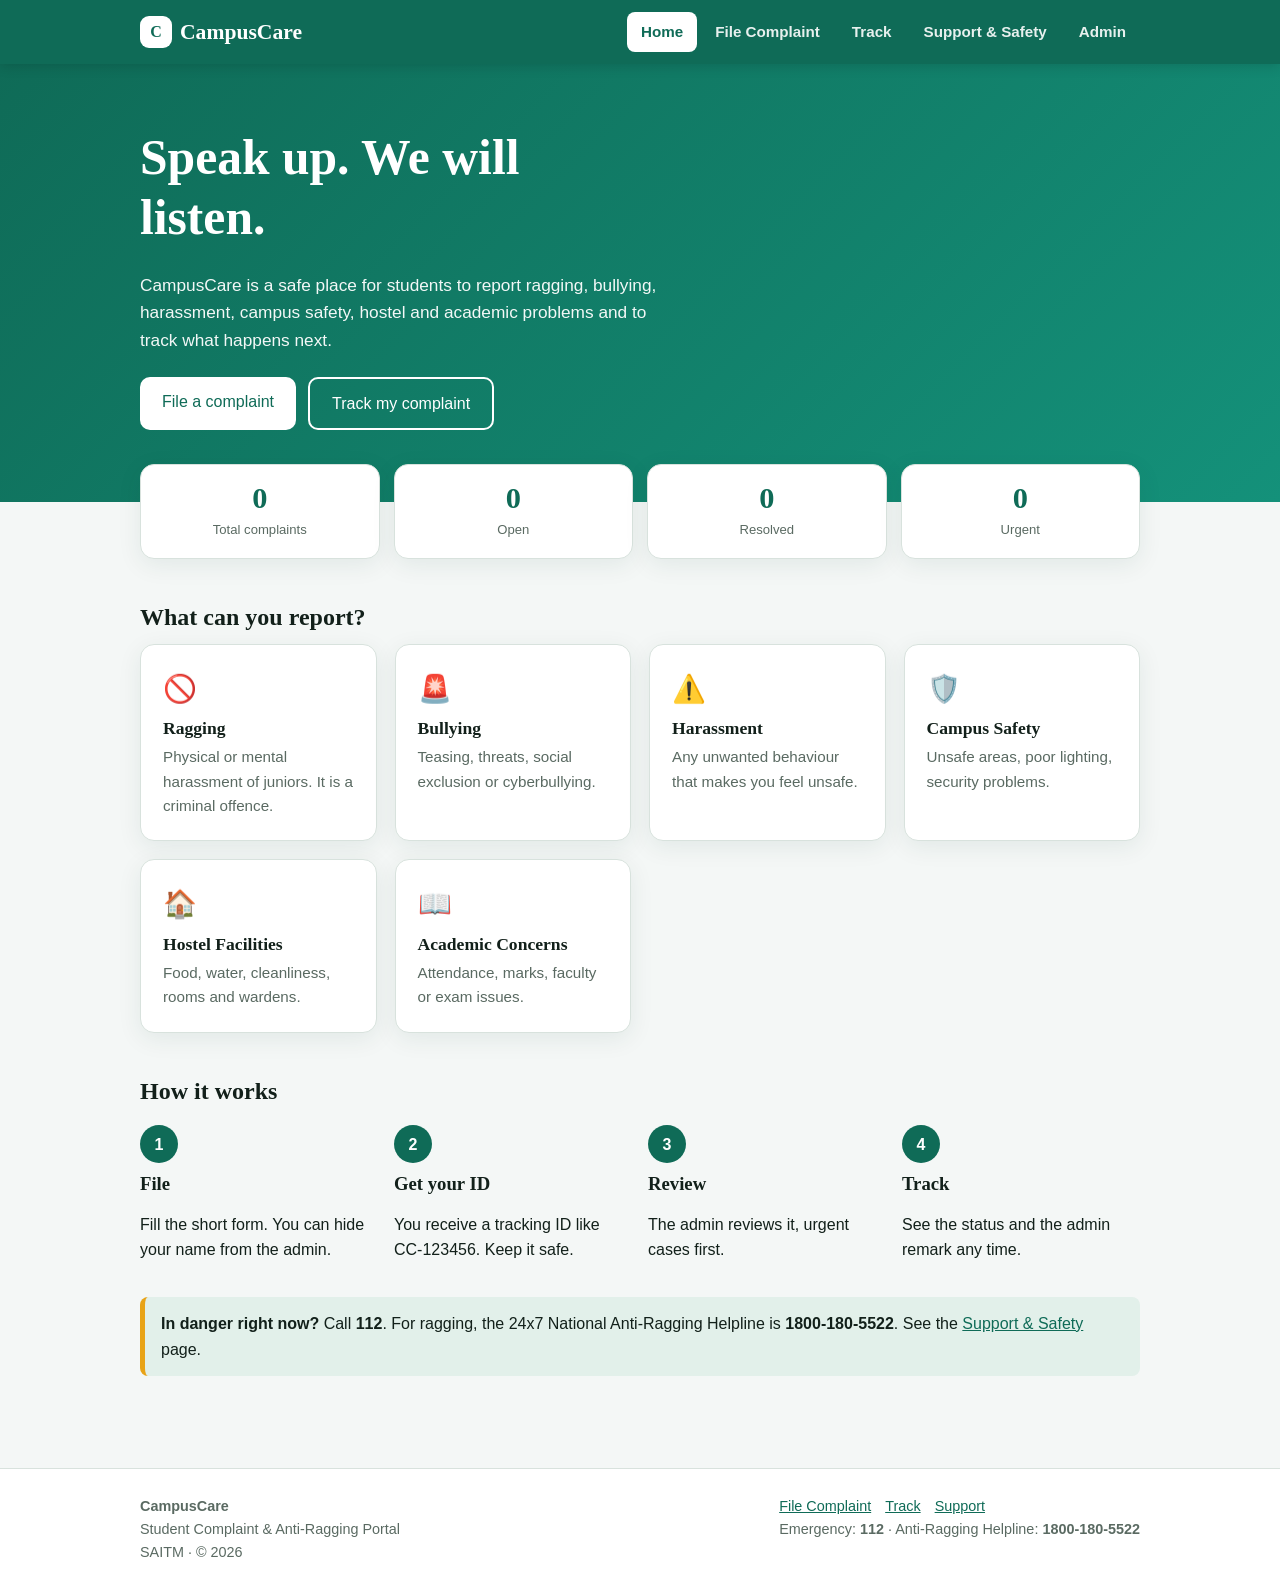
<file: index.html>
<!DOCTYPE html>
<html lang="en">
<head>
<meta charset="utf-8">
<meta name="viewport" content="width=device-width, initial-scale=1">
<meta name="description" content="CampusCare student complaint and anti-ragging portal">
<title>Home | CampusCare</title>
<link rel="stylesheet" href="style.css">
</head>
<body>
<header class="site">
  <div class="wrap bar">
    <a class="logo" href="index.html"><i>C</i> CampusCare</a>
    <button class="burger" id="burger" aria-label="Menu" aria-expanded="false" aria-controls="menu">&#9776;</button>
    <nav class="menu" id="menu" aria-label="Main"><a href="index.html" class="active" aria-current="page">Home</a><a href="complaint.html">File Complaint</a><a href="track.html">Track</a><a href="support.html">Support & Safety</a><a href="admin.html">Admin</a></nav>
  </div>
</header>
<main>

<section class="hero">
  <div class="wrap">
    <h1>Speak up. We will listen.</h1>
    <p>CampusCare is a safe place for students to report ragging, bullying, harassment, campus safety, hostel and academic problems and to track what happens next.</p>
    <div class="btns"><a class="btn" href="complaint.html">File a complaint</a><a class="btn alt" href="track.html">Track my complaint</a></div>
  </div>
</section>
<div class="wrap">
  <div class="stats" aria-label="Live statistics">
    <div class="stat"><b id="st-total">0</b><span>Total complaints</span></div>
    <div class="stat"><b id="st-open">0</b><span>Open</span></div>
    <div class="stat"><b id="st-done">0</b><span>Resolved</span></div>
    <div class="stat"><b id="st-urgent">0</b><span>Urgent</span></div>
  </div>
</div>
<section class="section"><div class="wrap">
  <h2>What can you report?</h2>
  <div class="grid"><article class="card"><span class="ico" aria-hidden="true">&#128683;</span><h3>Ragging</h3><p>Physical or mental harassment of juniors. It is a criminal offence.</p></article><article class="card"><span class="ico" aria-hidden="true">&#128680;</span><h3>Bullying</h3><p>Teasing, threats, social exclusion or cyberbullying.</p></article><article class="card"><span class="ico" aria-hidden="true">&#9888;&#65039;</span><h3>Harassment</h3><p>Any unwanted behaviour that makes you feel unsafe.</p></article><article class="card"><span class="ico" aria-hidden="true">&#128737;&#65039;</span><h3>Campus Safety</h3><p>Unsafe areas, poor lighting, security problems.</p></article><article class="card"><span class="ico" aria-hidden="true">&#127968;</span><h3>Hostel Facilities</h3><p>Food, water, cleanliness, rooms and wardens.</p></article><article class="card"><span class="ico" aria-hidden="true">&#128214;</span><h3>Academic Concerns</h3><p>Attendance, marks, faculty or exam issues.</p></article></div>
</div></section>
<section class="section" style="padding-top:0"><div class="wrap">
  <h2>How it works</h2>
  <div class="steps">
    <div class="step"><h3>File</h3><p>Fill the short form. You can hide your name from the admin.</p></div>
    <div class="step"><h3>Get your ID</h3><p>You receive a tracking ID like CC-123456. Keep it safe.</p></div>
    <div class="step"><h3>Review</h3><p>The admin reviews it, urgent cases first.</p></div>
    <div class="step"><h3>Track</h3><p>See the status and the admin remark any time.</p></div>
  </div>
  <div class="alert"><strong>In danger right now?</strong> Call <strong>112</strong>. For ragging, the 24x7 National Anti-Ragging Helpline is <strong>1800-180-5522</strong>. See the <a href="support.html">Support &amp; Safety</a> page.</div>
</div></section>

</main>
<footer class="site">
  <div class="wrap cols">
    <div><strong>CampusCare</strong><br>Student Complaint &amp; Anti-Ragging Portal<br>SAITM &middot; &copy; <span id="year">2026</span></div>
    <div><a href="complaint.html">File Complaint</a><a href="track.html">Track</a><a href="support.html">Support</a><br>
    Emergency: <strong>112</strong> &middot; Anti-Ragging Helpline: <strong>1800-180-5522</strong></div>
  </div>
</footer>
<div class="toast" id="toast" role="status"></div>
<script src="script.js"></script>
</body>
</html>
</file>
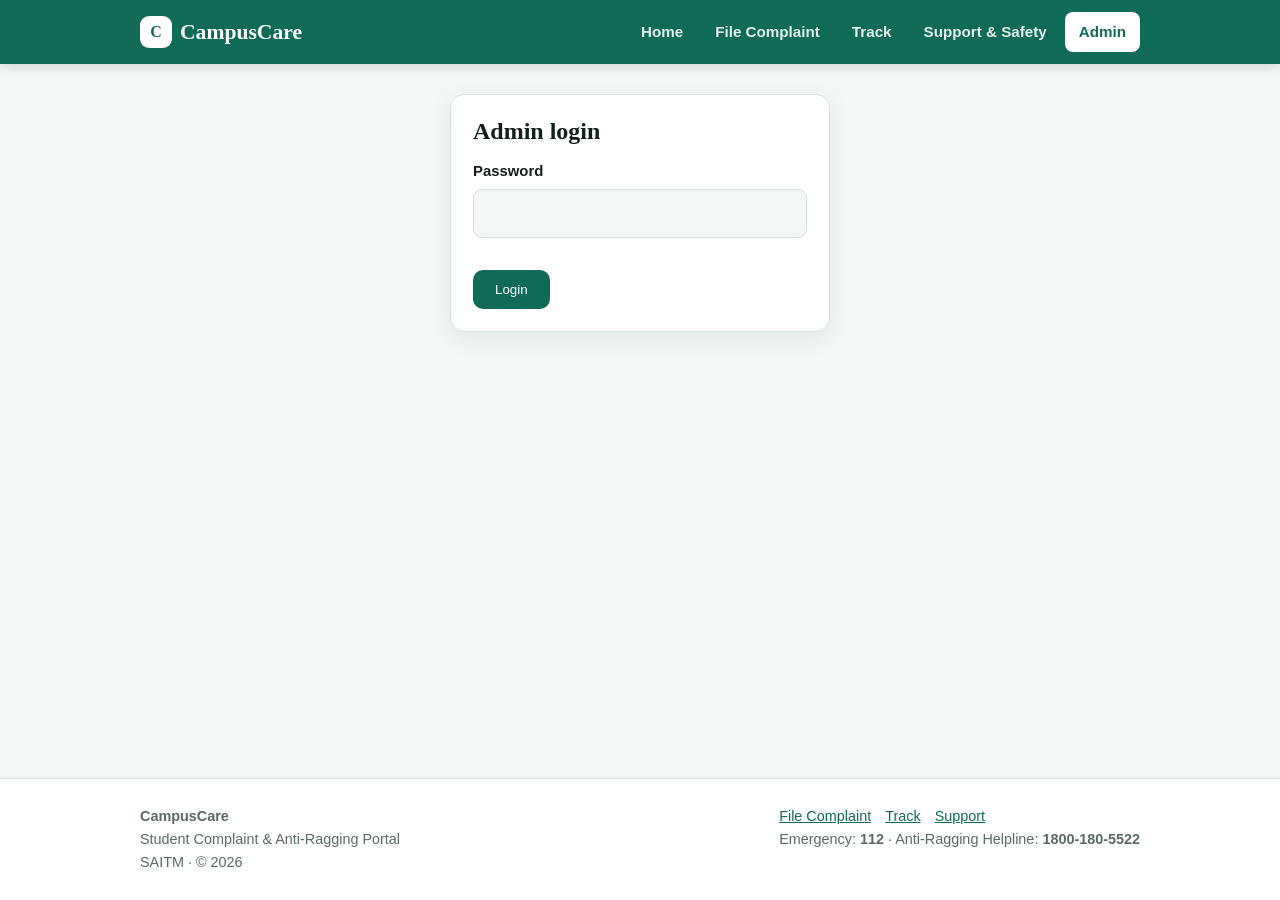
<file: admin.html>
<!DOCTYPE html>
<html lang="en">
<head>
<meta charset="utf-8">
<meta name="viewport" content="width=device-width, initial-scale=1">
<meta name="description" content="Admin dashboard for managing complaints">
<title>Admin Dashboard | CampusCare</title>
<link rel="stylesheet" href="style.css">
</head>
<body>
<header class="site">
  <div class="wrap bar">
    <a class="logo" href="index.html"><i>C</i> CampusCare</a>
    <button class="burger" id="burger" aria-label="Menu" aria-expanded="false" aria-controls="menu">&#9776;</button>
    <nav class="menu" id="menu" aria-label="Main"><a href="index.html">Home</a><a href="complaint.html">File Complaint</a><a href="track.html">Track</a><a href="support.html">Support & Safety</a><a href="admin.html" class="active" aria-current="page">Admin</a></nav>
  </div>
</header>
<main>

<div class="wrap">
  <section id="alogin" class="card login">
    <h1 style="font-size:1.5rem">Admin login</h1>
    <form id="lform"><label for="pw">Password</label><input id="pw" type="password" autocomplete="current-password"><div class="err" id="e-pw"></div>
    <button class="btn" type="submit" style="margin-top:14px">Login</button></form>
  </section>
  <section id="dash" hidden>
    <div class="page-title" style="display:flex;justify-content:space-between;align-items:center;gap:10px;flex-wrap:wrap"><h1>Admin dashboard</h1><button class="btn sm" id="logout">Logout</button></div>
    <div class="stats" id="stats" style="margin-top:12px"></div>
    <div class="filters">
      <input id="f-q" placeholder="Search..." aria-label="Search">
      <select id="f-stage" aria-label="Stage"><option value="">All stages</option><option>Submitted</option><option>Under Review</option><option>Action Taken</option><option>Resolved</option></select>
      <select id="f-cat" aria-label="Category"><option value="">All categories</option><option>Ragging</option><option>Bullying</option><option>Harassment</option><option>Campus Safety</option><option>Hostel Facilities</option><option>Academic Concerns</option><option>Other</option></select>
      <select id="f-course" aria-label="Course"><option value="">All courses</option></select>
      <select id="f-sem" aria-label="Semester"><option value="">All sem</option><option>1</option><option>2</option><option>3</option><option>4</option></select>
    </div>
    <div class="card table-wrap"><table><thead><tr><th>ID</th><th>Complaint</th><th>Student</th><th>Action</th></tr></thead><tbody id="rows"></tbody></table></div>
    <button class="btn" id="csv" style="margin-top:16px">Download CSV</button>
  </section>
</div>

</main>
<footer class="site">
  <div class="wrap cols">
    <div><strong>CampusCare</strong><br>Student Complaint &amp; Anti-Ragging Portal<br>SAITM &middot; &copy; <span id="year">2026</span></div>
    <div><a href="complaint.html">File Complaint</a><a href="track.html">Track</a><a href="support.html">Support</a><br>
    Emergency: <strong>112</strong> &middot; Anti-Ragging Helpline: <strong>1800-180-5522</strong></div>
  </div>
</footer>
<div class="toast" id="toast" role="status"></div>
<script src="script.js"></script>
</body>
</html>
</file>
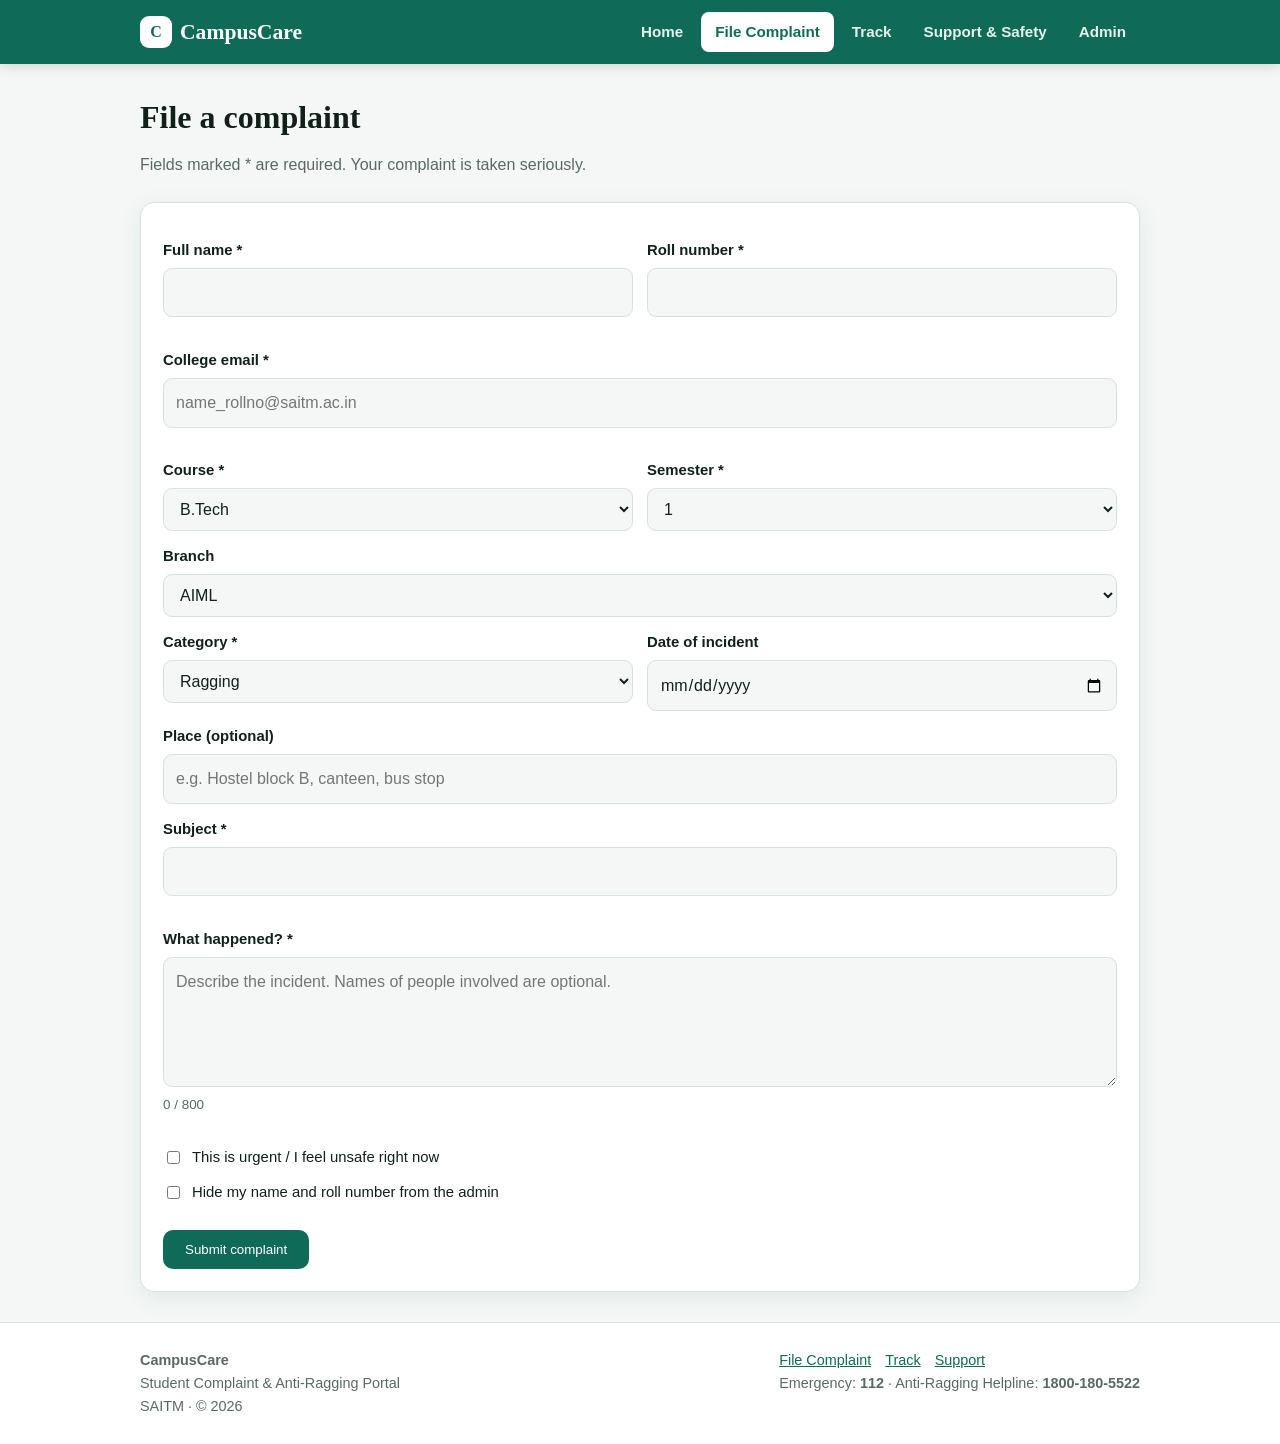
<file: complaint.html>
<!DOCTYPE html>
<html lang="en">
<head>
<meta charset="utf-8">
<meta name="viewport" content="width=device-width, initial-scale=1">
<meta name="description" content="File a student complaint">
<title>File Complaint | CampusCare</title>
<link rel="stylesheet" href="style.css">
</head>
<body>
<header class="site">
  <div class="wrap bar">
    <a class="logo" href="index.html"><i>C</i> CampusCare</a>
    <button class="burger" id="burger" aria-label="Menu" aria-expanded="false" aria-controls="menu">&#9776;</button>
    <nav class="menu" id="menu" aria-label="Main"><a href="index.html">Home</a><a href="complaint.html" class="active" aria-current="page">File Complaint</a><a href="track.html">Track</a><a href="support.html">Support & Safety</a><a href="admin.html">Admin</a></nav>
  </div>
</header>
<main>

<div class="wrap">
  <div class="page-title"><h1>File a complaint</h1><p>Fields marked * are required. Your complaint is taken seriously.</p></div>
  <section class="card" style="margin-top:16px">
    <form id="cform" novalidate>
      <div class="row">
        <div><label for="name">Full name *</label><input id="name" autocomplete="name"><div class="err" id="e-name"></div></div>
        <div><label for="roll">Roll number *</label><input id="roll" inputmode="numeric"><div class="err" id="e-roll"></div></div>
      </div>
      <label for="email">College email *</label>
      <input id="email" type="email" placeholder="name_rollno@saitm.ac.in"><div class="err" id="e-email"></div>
      <div class="row">
        <div><label for="course">Course *</label><select id="course"></select></div>
        <div><label for="sem">Semester *</label><select id="sem"><option>1</option><option>2</option><option>3</option><option>4</option></select></div>
      </div>
      <div id="branch-wrap"><label for="branch">Branch</label><select id="branch"><option>AIML</option><option>DS</option><option>CSE</option><option>CST</option><option>EC</option></select></div>
      <div class="row">
        <div><label for="cat">Category *</label><select id="cat"><option>Ragging</option><option>Bullying</option><option>Harassment</option><option>Campus Safety</option><option>Hostel Facilities</option><option>Academic Concerns</option><option>Other</option></select></div>
        <div><label for="date">Date of incident</label><input id="date" type="date"></div>
      </div>
      <label for="place">Place (optional)</label>
      <input id="place" placeholder="e.g. Hostel block B, canteen, bus stop">
      <label for="title">Subject *</label>
      <input id="title" maxlength="90"><div class="err" id="e-title"></div>
      <label for="msg">What happened? *</label>
      <textarea id="msg" maxlength="800" placeholder="Describe the incident. Names of people involved are optional."></textarea>
      <div class="meta" id="count">0 / 800</div><div class="err" id="e-msg"></div>
      <label class="check"><input type="checkbox" id="urgent"> This is urgent / I feel unsafe right now</label>
      <label class="check"><input type="checkbox" id="anon"> Hide my name and roll number from the admin</label>
      <button class="btn" type="submit" style="margin-top:20px">Submit complaint</button>
    </form>
    <div class="success" id="ok" role="status">
      <h2>Complaint submitted</h2>
      <p>Your tracking ID is</p>
      <div class="idbox" id="newid"></div>
      <p>Save this ID. You need it to track your complaint.</p>
      <div class="btns" style="justify-content:center"><a class="btn" href="track.html">Track complaint</a><a class="btn sm" href="complaint.html">File another</a></div>
    </div>
  </section>
</div>

</main>
<footer class="site">
  <div class="wrap cols">
    <div><strong>CampusCare</strong><br>Student Complaint &amp; Anti-Ragging Portal<br>SAITM &middot; &copy; <span id="year">2026</span></div>
    <div><a href="complaint.html">File Complaint</a><a href="track.html">Track</a><a href="support.html">Support</a><br>
    Emergency: <strong>112</strong> &middot; Anti-Ragging Helpline: <strong>1800-180-5522</strong></div>
  </div>
</footer>
<div class="toast" id="toast" role="status"></div>
<script src="script.js"></script>
</body>
</html>
</file>
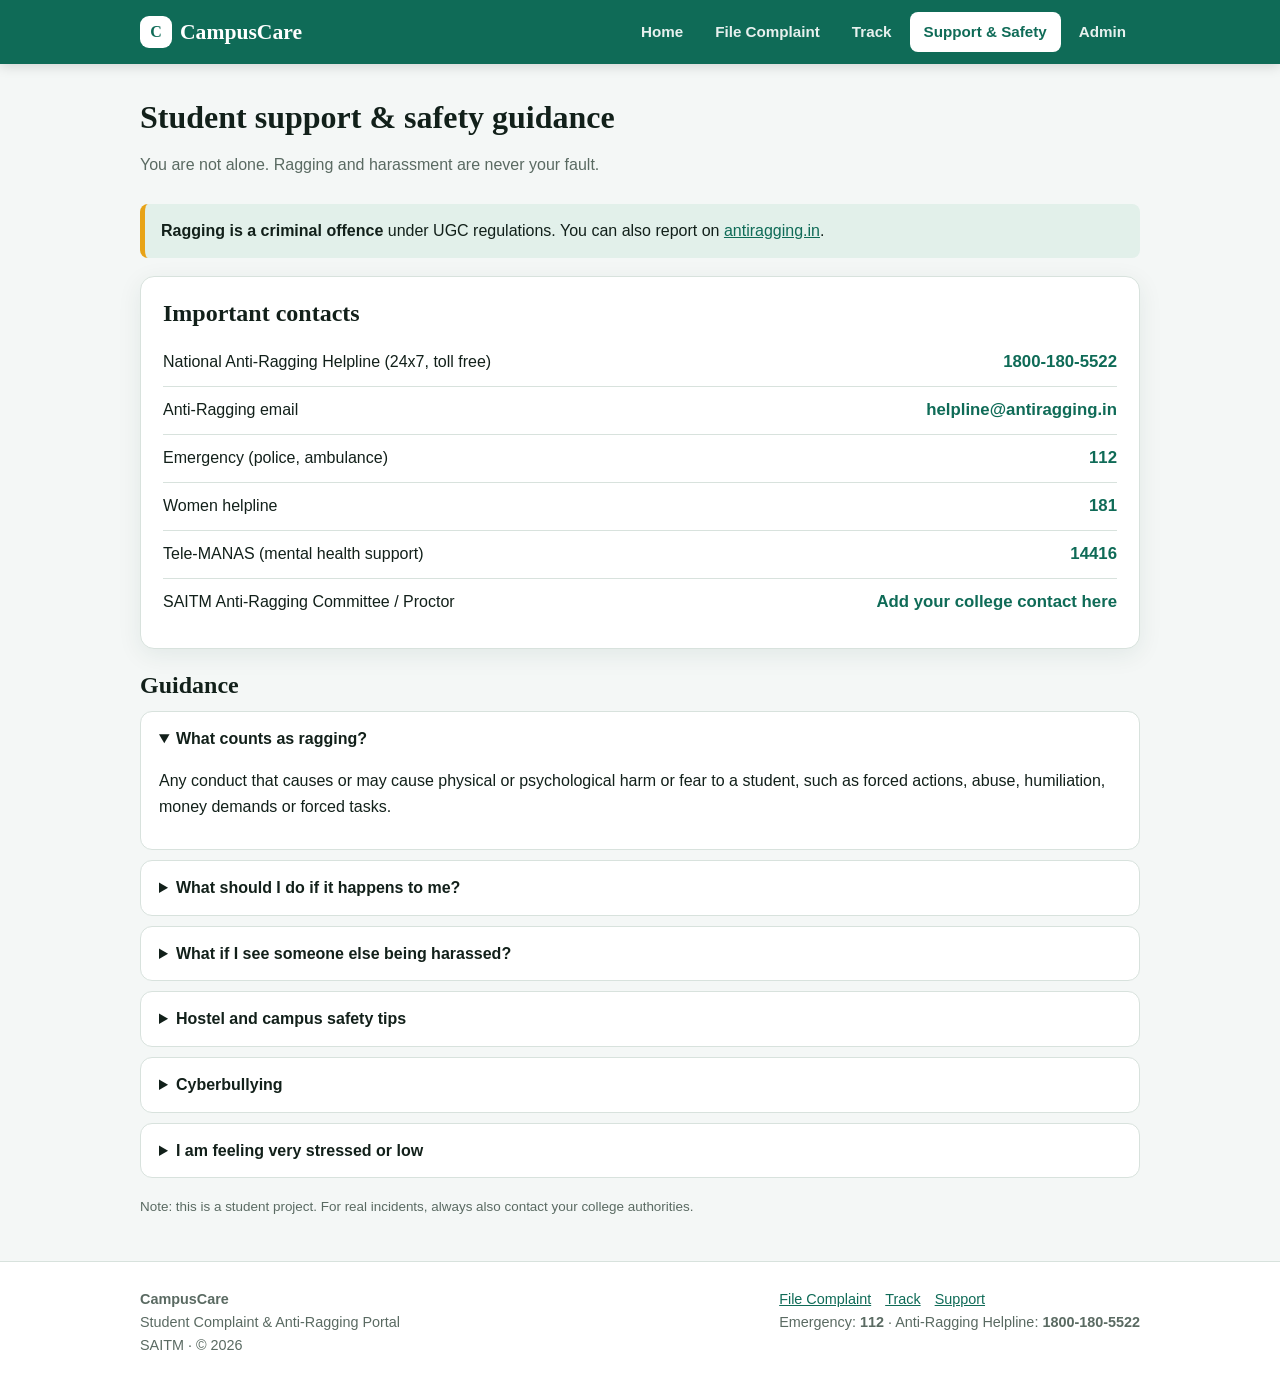
<file: support.html>
<!DOCTYPE html>
<html lang="en">
<head>
<meta charset="utf-8">
<meta name="viewport" content="width=device-width, initial-scale=1">
<meta name="description" content="Anti-ragging help, helplines and safety guidance for students">
<title>Support & Safety | CampusCare</title>
<link rel="stylesheet" href="style.css">
</head>
<body>
<header class="site">
  <div class="wrap bar">
    <a class="logo" href="index.html"><i>C</i> CampusCare</a>
    <button class="burger" id="burger" aria-label="Menu" aria-expanded="false" aria-controls="menu">&#9776;</button>
    <nav class="menu" id="menu" aria-label="Main"><a href="index.html">Home</a><a href="complaint.html">File Complaint</a><a href="track.html">Track</a><a href="support.html" class="active" aria-current="page">Support & Safety</a><a href="admin.html">Admin</a></nav>
  </div>
</header>
<main>

<div class="wrap">
  <div class="page-title"><h1>Student support &amp; safety guidance</h1><p>You are not alone. Ragging and harassment are never your fault.</p></div>
  <div class="alert"><strong>Ragging is a criminal offence</strong> under UGC regulations. You can also report on <a href="https://www.antiragging.in" target="_blank" rel="noopener">antiragging.in</a>.</div>
  <section class="card" style="margin-bottom:22px"><h2>Important contacts</h2><div class="contact"><span>National Anti-Ragging Helpline (24x7, toll free)</span><strong>1800-180-5522</strong></div><div class="contact"><span>Anti-Ragging email</span><strong>helpline@antiragging.in</strong></div><div class="contact"><span>Emergency (police, ambulance)</span><strong>112</strong></div><div class="contact"><span>Women helpline</span><strong>181</strong></div><div class="contact"><span>Tele-MANAS (mental health support)</span><strong>14416</strong></div>
    <div class="contact"><span>SAITM Anti-Ragging Committee / Proctor</span><strong>Add your college contact here</strong></div></section>
  <h2>Guidance</h2>
  <details open><summary>What counts as ragging?</summary><p>Any conduct that causes or may cause physical or psychological harm or fear to a student, such as forced actions, abuse, humiliation, money demands or forced tasks.</p></details>
  <details><summary>What should I do if it happens to me?</summary><p>Move to a safe place, tell a trusted friend, warden or faculty, write down what happened (who, when, where), and file a complaint here. If you are in danger, call 112.</p></details>
  <details><summary>What if I see someone else being harassed?</summary><p>Do not confront the group alone. Help the person move away safely and report it. You can hide your name while reporting.</p></details>
  <details><summary>Hostel and campus safety tips</summary><p>Avoid isolated places at night, share your location with a friend, keep important numbers saved, and report poor lighting or broken locks quickly.</p></details>
  <details><summary>Cyberbullying</summary><p>Do not reply. Take screenshots, block the account, and report it with the date and platform name.</p></details>
  <details><summary>I am feeling very stressed or low</summary><p>Talk to someone you trust. Free mental health support is available through Tele-MANAS on 14416.</p></details>
  <p class="meta" style="margin-top:18px">Note: this is a student project. For real incidents, always also contact your college authorities.</p>
</div>

</main>
<footer class="site">
  <div class="wrap cols">
    <div><strong>CampusCare</strong><br>Student Complaint &amp; Anti-Ragging Portal<br>SAITM &middot; &copy; <span id="year">2026</span></div>
    <div><a href="complaint.html">File Complaint</a><a href="track.html">Track</a><a href="support.html">Support</a><br>
    Emergency: <strong>112</strong> &middot; Anti-Ragging Helpline: <strong>1800-180-5522</strong></div>
  </div>
</footer>
<div class="toast" id="toast" role="status"></div>
<script src="script.js"></script>
</body>
</html>
</file>
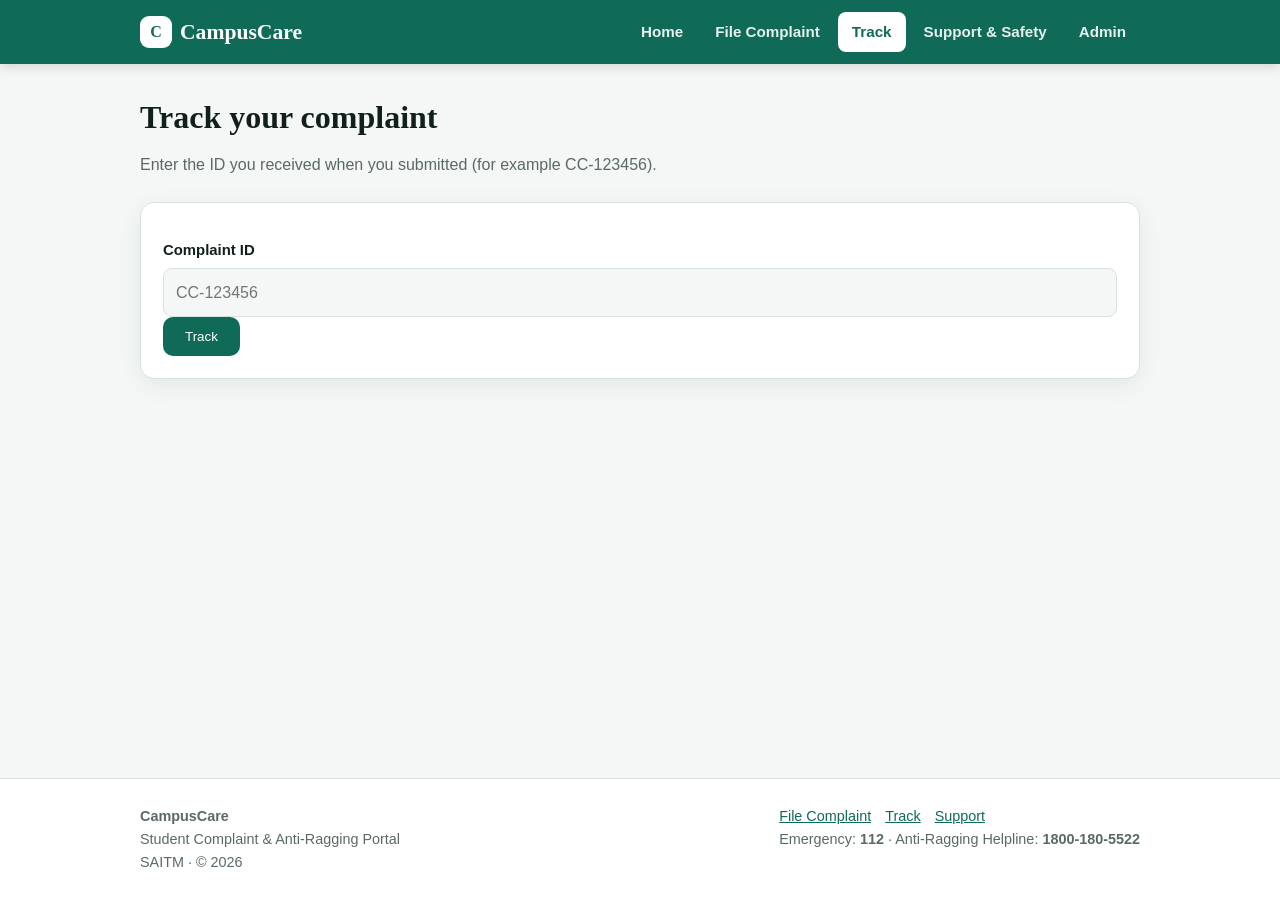
<file: track.html>
<!DOCTYPE html>
<html lang="en">
<head>
<meta charset="utf-8">
<meta name="viewport" content="width=device-width, initial-scale=1">
<meta name="description" content="Track the status of your complaint">
<title>Track Complaint | CampusCare</title>
<link rel="stylesheet" href="style.css">
</head>
<body>
<header class="site">
  <div class="wrap bar">
    <a class="logo" href="index.html"><i>C</i> CampusCare</a>
    <button class="burger" id="burger" aria-label="Menu" aria-expanded="false" aria-controls="menu">&#9776;</button>
    <nav class="menu" id="menu" aria-label="Main"><a href="index.html">Home</a><a href="complaint.html">File Complaint</a><a href="track.html" class="active" aria-current="page">Track</a><a href="support.html">Support & Safety</a><a href="admin.html">Admin</a></nav>
  </div>
</header>
<main>

<div class="wrap">
  <div class="page-title"><h1>Track your complaint</h1><p>Enter the ID you received when you submitted (for example CC-123456).</p></div>
  <section class="card" style="margin:16px 0">
    <form id="tform" class="row" style="align-items:end;grid-template-columns:1fr auto">
      <div><label for="tid">Complaint ID</label><input id="tid" placeholder="CC-123456" autocomplete="off"></div>
      <button class="btn" type="submit">Track</button>
    </form>
  </section>
  <div id="result"></div>
</div>

</main>
<footer class="site">
  <div class="wrap cols">
    <div><strong>CampusCare</strong><br>Student Complaint &amp; Anti-Ragging Portal<br>SAITM &middot; &copy; <span id="year">2026</span></div>
    <div><a href="complaint.html">File Complaint</a><a href="track.html">Track</a><a href="support.html">Support</a><br>
    Emergency: <strong>112</strong> &middot; Anti-Ragging Helpline: <strong>1800-180-5522</strong></div>
  </div>
</footer>
<div class="toast" id="toast" role="status"></div>
<script src="script.js"></script>
</body>
</html>
</file>
<file: style.css>
:root{--bg:#f4f7f6;--surface:#fff;--ink:#12201a;--muted:#5a6a62;--line:#d8e2dd;--brand:#0f6b57;--brand2:#14917a;--brand-ink:#fff;--accent:#e8a317;--warn:#b3261e;--chip:#e2f0ea;--shadow:0 6px 24px rgba(15,60,48,.08);--r:14px}
@media (prefers-color-scheme:dark){:root{--bg:#0d1511;--surface:#16211c;--ink:#e8f1ec;--muted:#9aaca2;--line:#293832;--brand:#4fc3a1;--brand2:#2a9d82;--brand-ink:#082017;--accent:#f0b84a;--warn:#ff8a80;--chip:#1f2f28;--shadow:0 6px 24px rgba(0,0,0,.35)}}
*,*::before,*::after{box-sizing:border-box}
html{scroll-behavior:smooth}
body{margin:0;background:var(--bg);color:var(--ink);font:16px/1.6 "Segoe UI",Roboto,Helvetica,Arial,sans-serif;min-height:100vh;display:flex;flex-direction:column}
main{flex:1}
.wrap{max-width:1040px;margin:0 auto;padding:0 20px}
h1,h2,h3{font-family:Georgia,"Times New Roman",serif;line-height:1.2;margin:0 0 .5em}
a{color:var(--brand)}
/* header */
header.site{background:var(--brand);color:var(--brand-ink);position:sticky;top:0;z-index:20;box-shadow:0 2px 12px rgba(0,0,0,.15)}
.bar{display:flex;align-items:center;justify-content:space-between;height:64px}
.logo{font:700 1.35rem Georgia,serif;color:inherit;text-decoration:none;display:flex;align-items:center;gap:8px}
.logo i{font-style:normal;background:var(--brand-ink);color:var(--brand);width:32px;height:32px;border-radius:9px;display:grid;place-items:center;font-size:1rem}
nav.menu{display:flex;gap:4px}
nav.menu a{color:inherit;text-decoration:none;padding:8px 14px;border-radius:8px;font-weight:600;font-size:.95rem;opacity:.9}
nav.menu a:hover{background:rgba(255,255,255,.15)}
nav.menu a.active{background:var(--brand-ink);color:var(--brand);opacity:1}
.burger{display:none;background:transparent;border:1px solid rgba(255,255,255,.5);color:inherit;border-radius:8px;padding:6px 12px;font-size:1.1rem;cursor:pointer}
@media(max-width:760px){.burger{display:block}nav.menu{display:none;position:absolute;top:64px;left:0;right:0;background:var(--brand);flex-direction:column;padding:10px 20px 16px}nav.menu.open{display:flex}}
/* hero */
.hero{background:linear-gradient(135deg,var(--brand),var(--brand2));color:var(--brand-ink);padding:64px 0 72px}
.hero h1{font-size:clamp(2rem,5vw,3.1rem);max-width:18ch}
.hero p{max-width:56ch;font-size:1.08rem;opacity:.95}
.btns{display:flex;gap:12px;flex-wrap:wrap;margin-top:22px}
.btn{display:inline-block;border:0;border-radius:10px;padding:12px 22px;font:600 1rem inherit;cursor:pointer;text-decoration:none;background:var(--brand);color:var(--brand-ink)}
.hero .btn{background:var(--brand-ink);color:var(--brand)}
.btn.alt{background:transparent;border:2px solid currentColor;color:inherit}
.btn.sm{padding:6px 12px;font-size:.85rem;background:transparent;color:var(--brand);border:1px solid var(--line)}
.btn:hover{filter:brightness(1.08)}
.btn:focus-visible,input:focus,select:focus,textarea:focus,summary:focus-visible{outline:3px solid var(--accent);outline-offset:2px}
/* layout */
.page-title{padding:34px 0 8px}.page-title p{color:var(--muted);margin:0;max-width:64ch}
.section{padding:44px 0}
.grid{display:grid;gap:18px;grid-template-columns:repeat(auto-fit,minmax(230px,1fr))}
.card{background:var(--surface);border:1px solid var(--line);border-radius:var(--r);padding:22px;box-shadow:var(--shadow)}
.card h3{font-size:1.1rem;margin-bottom:6px}.card p{margin:0;color:var(--muted);font-size:.95rem}
.ico{font-size:1.7rem;display:block;margin-bottom:8px}
.stats{display:grid;grid-template-columns:repeat(4,1fr);gap:14px;margin-top:-38px;position:relative}
@media(max-width:700px){.stats{grid-template-columns:repeat(2,1fr)}}
.stat{background:var(--surface);border:1px solid var(--line);border-radius:var(--r);padding:16px;text-align:center;box-shadow:var(--shadow)}
.stat b{display:block;font:700 1.9rem Georgia,serif;color:var(--brand)}.stat span{font-size:.82rem;color:var(--muted)}
.steps{counter-reset:s;display:grid;gap:16px;grid-template-columns:repeat(auto-fit,minmax(200px,1fr))}
.step{counter-increment:s;position:relative;padding-top:8px}
.step::before{content:counter(s);display:grid;place-items:center;width:38px;height:38px;border-radius:50%;background:var(--brand);color:var(--brand-ink);font-weight:700;margin-bottom:10px}
.alert{background:var(--chip);border-left:5px solid var(--accent);border-radius:8px;padding:14px 16px;margin:18px 0}
/* forms */
form .row{display:grid;grid-template-columns:1fr 1fr;gap:14px}
@media(max-width:600px){form .row{grid-template-columns:1fr}}
label{display:block;font-weight:600;margin:14px 0 5px;font-size:.93rem}
input,select,textarea{width:100%;padding:11px 12px;border:1px solid var(--line);border-radius:9px;background:var(--bg);color:var(--ink);font:inherit}
textarea{min-height:130px;resize:vertical}
.err{color:var(--warn);font-size:.84rem;min-height:1.1em;margin-top:3px}
.check{display:flex;gap:9px;align-items:flex-start;font-weight:400;margin-top:12px}.check input{width:auto;margin-top:5px}
.meta{color:var(--muted);font-size:.84rem}
.success{display:none;text-align:center;padding:10px}.success.show{display:block}
.idbox{display:inline-block;font:700 1.6rem Georgia,serif;letter-spacing:2px;background:var(--chip);border:2px dashed var(--brand);border-radius:12px;padding:10px 22px;margin:12px 0;color:var(--brand)}
/* tags + timeline */
.tag{display:inline-block;background:var(--chip);border-radius:999px;padding:2px 11px;font-size:.78rem;margin:0 6px 4px 0;font-weight:600}
.tag.urgent{background:var(--warn);color:#fff}
.s-Submitted{color:#9a6700}.s-UnderReview{color:#1f5fa8}.s-ActionTaken{color:#7a3fb5}.s-Resolved{color:#1d7a4b}
@media(prefers-color-scheme:dark){.s-Submitted{color:#f0b84a}.s-UnderReview{color:#7fb4f0}.s-ActionTaken{color:#c9a3f0}.s-Resolved{color:#6fdca4}}
.timeline{list-style:none;margin:18px 0;padding:0}
.timeline li{position:relative;padding:0 0 22px 38px;color:var(--muted)}
.timeline li::before{content:"";position:absolute;left:11px;top:22px;bottom:-2px;width:2px;background:var(--line)}
.timeline li:last-child::before{display:none}
.timeline li span.dot{position:absolute;left:0;top:0;width:24px;height:24px;border-radius:50%;background:var(--line);display:grid;place-items:center;font-size:.75rem;color:var(--bg)}
.timeline li.done{color:var(--ink)}.timeline li.done span.dot{background:var(--brand)}
.timeline li.now span.dot{box-shadow:0 0 0 5px var(--chip)}
.reply{border-left:3px solid var(--brand);padding:8px 14px;background:var(--bg);border-radius:0 8px 8px 0;margin-top:10px}
/* support */
details{background:var(--surface);border:1px solid var(--line);border-radius:12px;padding:14px 18px;margin-bottom:10px}
summary{cursor:pointer;font-weight:600}details[open] summary{margin-bottom:8px}
.contact{display:flex;justify-content:space-between;gap:12px;flex-wrap:wrap;padding:10px 0;border-top:1px solid var(--line)}
.contact:first-of-type{border-top:0}.contact strong{color:var(--brand);font-size:1.05rem}
/* admin */
.table-wrap{overflow-x:auto}
table{width:100%;border-collapse:collapse;font-size:.9rem}
th,td{text-align:left;padding:10px 8px;border-bottom:1px solid var(--line);vertical-align:top}
th{color:var(--muted);font-size:.78rem;text-transform:uppercase;letter-spacing:.04em}
.filters{display:grid;grid-template-columns:repeat(auto-fit,minmax(150px,1fr));gap:10px;margin:14px 0}
.act{display:grid;gap:6px;min-width:190px}
.login{max-width:380px;margin:30px auto}
.empty{color:var(--muted);text-align:center;padding:24px}
/* footer */
footer.site{background:var(--surface);border-top:1px solid var(--line);margin-top:30px;padding:26px 0;color:var(--muted);font-size:.9rem}
footer.site .cols{display:flex;justify-content:space-between;gap:20px;flex-wrap:wrap}
footer.site a{margin-right:14px}
.toast{position:fixed;left:50%;bottom:24px;transform:translateX(-50%);background:var(--ink);color:var(--bg);padding:10px 18px;border-radius:8px;opacity:0;pointer-events:none;transition:opacity .2s;z-index:50}
.toast.show{opacity:1}
[hidden]{display:none!important}
@media(prefers-reduced-motion:reduce){*{scroll-behavior:auto!important;transition:none!important}}
</file>
